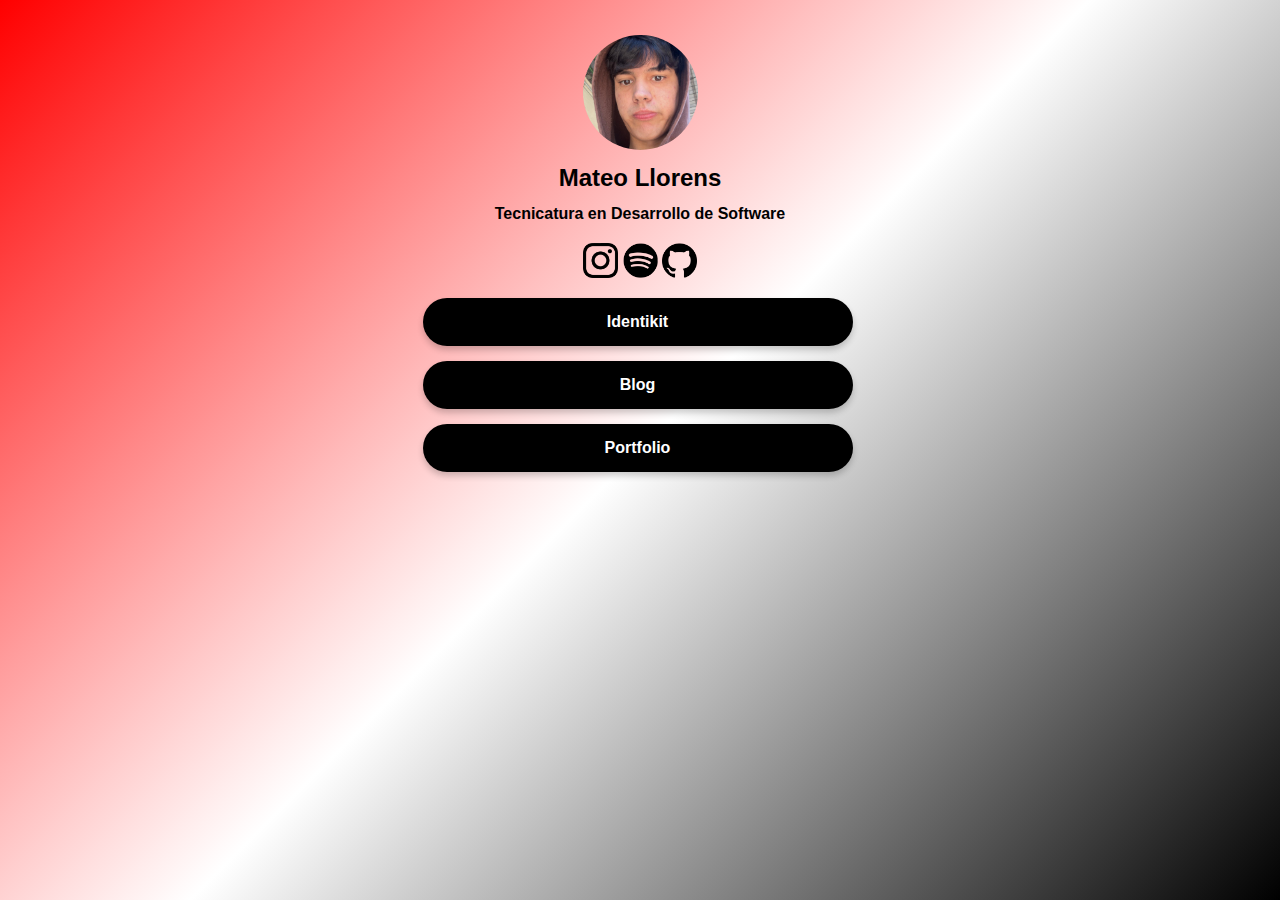
<file: index.html>
<!DOCTYPE html>
<html lang="es">
<head>
     <link rel="icon" href="favicon.ico" type="image/x-icon">
    <meta charset="UTF-8">
    <meta name="viewport" content="width=device-width, initial-scale=1.0">
    <title>Linktree</title> 
    <link rel="stylesheet" href="styles.css">
</head>
<body>
    <div class="container">
 <img id="fotoblog" src="img/foto para blog.jpg">
    
    <h1>Mateo Llorens</h1>
    <h2>Tecnicatura en Desarrollo de Software</h2>

    <div class="iconos">
    <a href="https://instagram.com/mateollorens_/"><img src="img/instagram.png" alt="instagram" width="35"></a>
    <a href="https://open.spotify.com/playlist/11JKEQhBAWfr8oKwgLoqPr?si=c09774094ce148de"><img src="img/spotify.png" alt="spotify" width="35"></a>
    <a href="https://github.com/matkjj"><img src="img/github.png" alt="github" width="35"></a>

    <div class="linktree">
    <ul>

        <li>
        <a href="https://matkjj.github.io/facultadlunes/">Identikit</a>
        </li>
        
        <li>
        <a href="blog.html">Blog</a>
        </li>

        <li>
        <a href="https://matkjj.github.io/PORTFOLIO/">Portfolio</a>
        </li>

         
       





    </ul>
    </div>





</body>
</html>
</file>
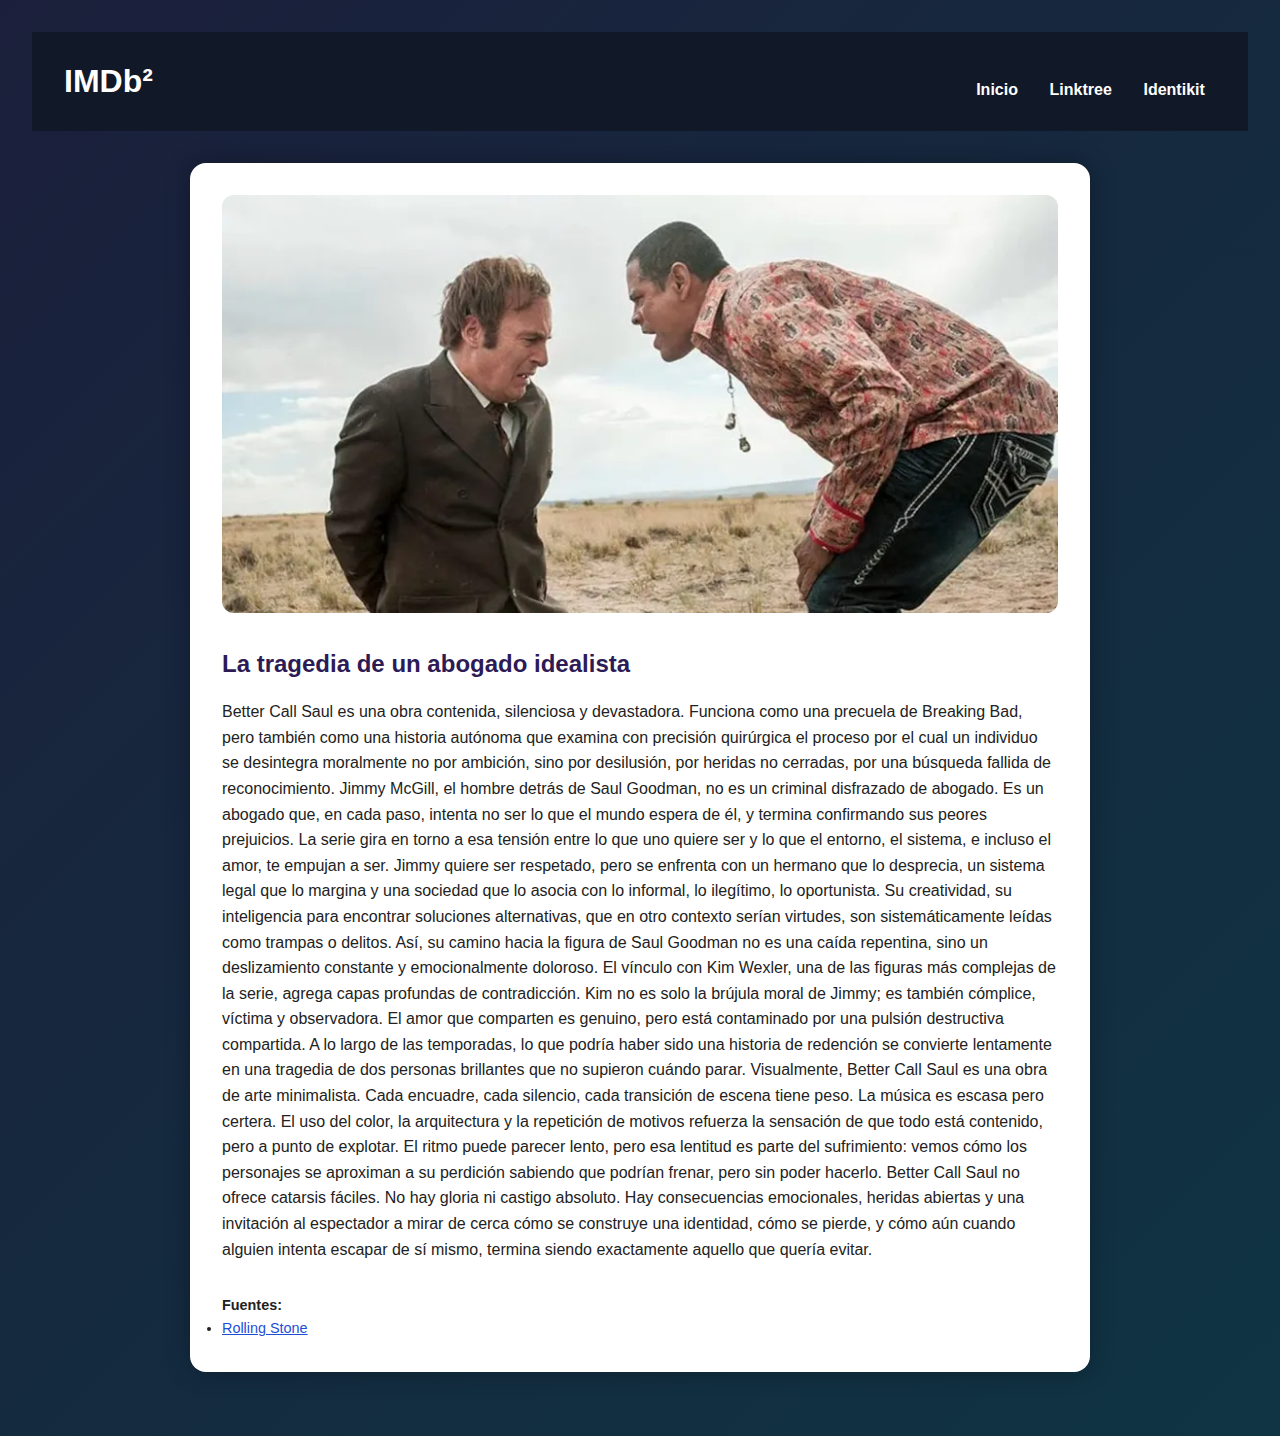
<file: bettercallsaul.html>
<!DOCTYPE html>
<html lang="en">
<head>
    <meta charset="UTF-8">
    <meta name="viewport" content="width=device-width, initial-scale=1.0">
    <title>Better Call Saul</title>
    <link rel="stylesheet" href="estilos.css">
</head>
<body>
    
    <header class="barra-navegacion">
    <h1>IMDb²</h1>
    <nav>
      <a href="blog.html">Inicio</a>
      <a href="index.html">Linktree</a>
      <a href="https://matkjj.github.io/facultadlunes/">Identikit</a>
    </nav>
  </header>
 </body>

 <main>
  <img src="img/bettercallsaul2.jpg" alt="Better Call Saul">
  <h2>La tragedia de un abogado idealista</h2>
  <p>Better Call Saul es una obra contenida, silenciosa y devastadora. Funciona como una precuela de Breaking Bad, pero también como una historia autónoma que examina con precisión quirúrgica el proceso por el cual un individuo se desintegra moralmente no por ambición, sino por desilusión, por heridas no cerradas, por una búsqueda fallida de reconocimiento. Jimmy McGill, el hombre detrás de Saul Goodman, no es un criminal disfrazado de abogado. Es un abogado que, en cada paso, intenta no ser lo que el mundo espera de él, y termina confirmando sus peores prejuicios.

La serie gira en torno a esa tensión entre lo que uno quiere ser y lo que el entorno, el sistema, e incluso el amor, te empujan a ser. Jimmy quiere ser respetado, pero se enfrenta con un hermano que lo desprecia, un sistema legal que lo margina y una sociedad que lo asocia con lo informal, lo ilegítimo, lo oportunista. Su creatividad, su inteligencia para encontrar soluciones alternativas, que en otro contexto serían virtudes, son sistemáticamente leídas como trampas o delitos. Así, su camino hacia la figura de Saul Goodman no es una caída repentina, sino un deslizamiento constante y emocionalmente doloroso.

El vínculo con Kim Wexler, una de las figuras más complejas de la serie, agrega capas profundas de contradicción. Kim no es solo la brújula moral de Jimmy; es también cómplice, víctima y observadora. El amor que comparten es genuino, pero está contaminado por una pulsión destructiva compartida. A lo largo de las temporadas, lo que podría haber sido una historia de redención se convierte lentamente en una tragedia de dos personas brillantes que no supieron cuándo parar.

Visualmente, Better Call Saul es una obra de arte minimalista. Cada encuadre, cada silencio, cada transición de escena tiene peso. La música es escasa pero certera. El uso del color, la arquitectura y la repetición de motivos refuerza la sensación de que todo está contenido, pero a punto de explotar. El ritmo puede parecer lento, pero esa lentitud es parte del sufrimiento: vemos cómo los personajes se aproximan a su perdición sabiendo que podrían frenar, pero sin poder hacerlo.

Better Call Saul no ofrece catarsis fáciles. No hay gloria ni castigo absoluto. Hay consecuencias emocionales, heridas abiertas y una invitación al espectador a mirar de cerca cómo se construye una identidad, cómo se pierde, y cómo aún cuando alguien intenta escapar de sí mismo, termina siendo exactamente aquello que quería evitar.</p>
  <div class="fuentes">
    <strong>Fuentes:</strong>
    <ul>
      <li><a href="https://www.rollingstone.com/tv-movies/tv-movie-reviews/better-call-saul-series-finale-review-1399362/" target="_blank">Rolling Stone</a></li>
    </ul>
  </div>
</main>


</html>
</file>
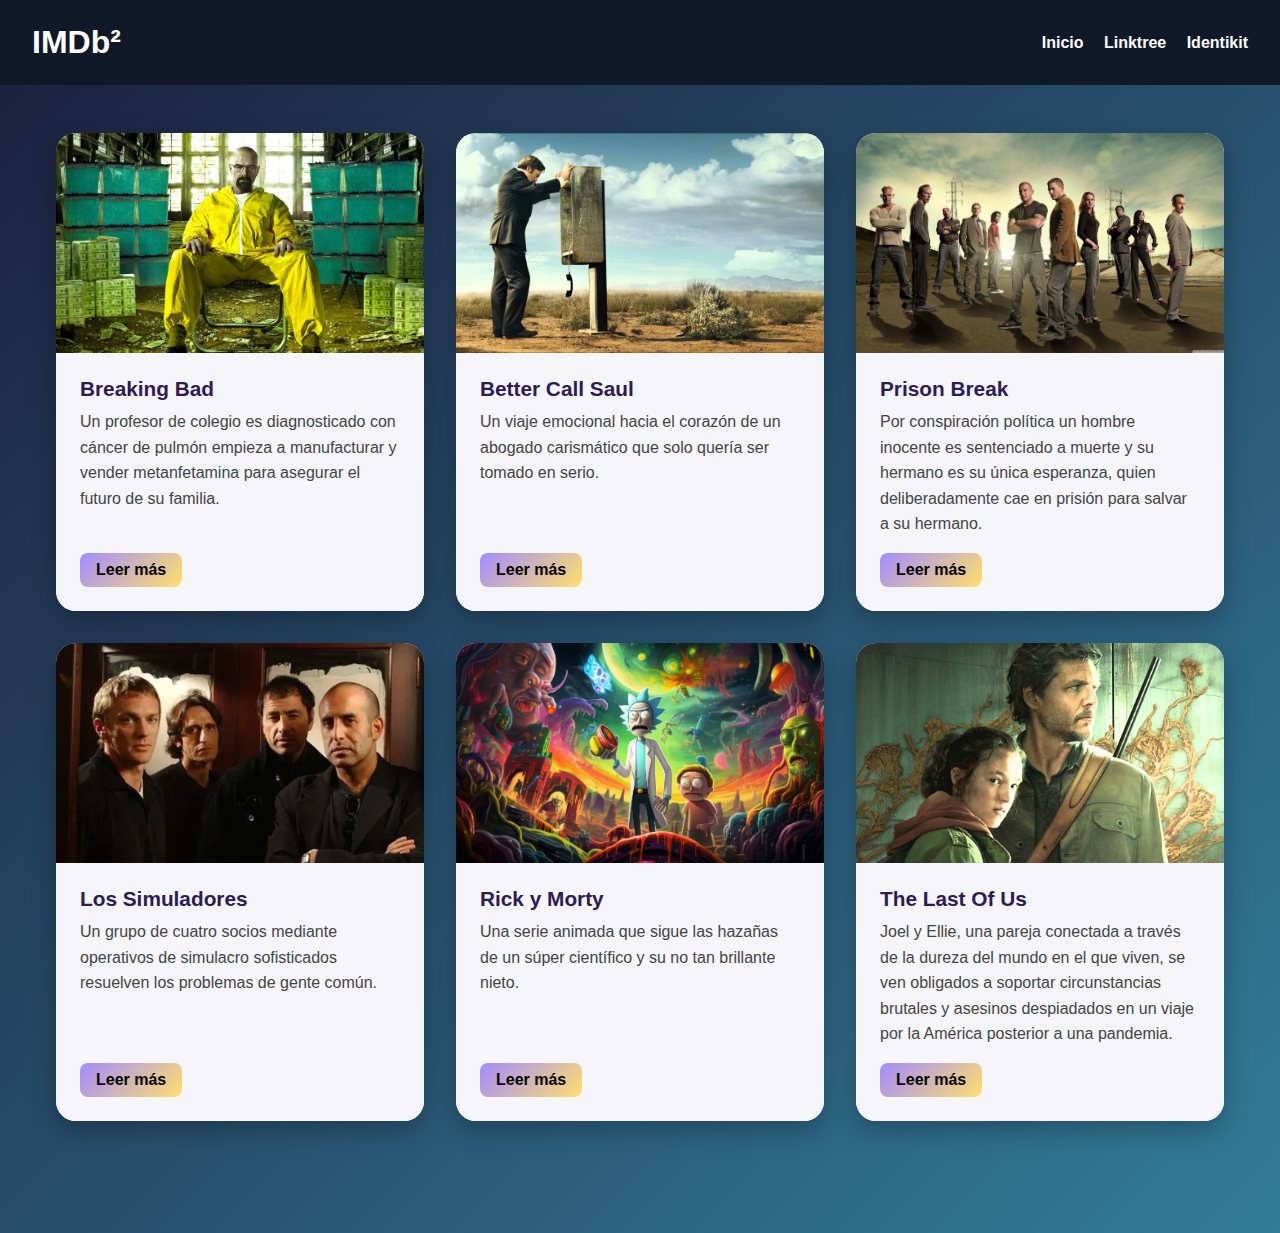
<file: blog.html>
<!DOCTYPE html>
<html lang="es">
<head>
  <link rel="icon" href="img/m-netflix.png" type="image/x-icon">
  <meta charset="UTF-8" />
  <meta name="viewport" content="width=device-width, initial-scale=1.0" />
  <title>IMDb²</title>
  <link rel="stylesheet" href="blog.css" />
</head>
<body>

 <header class="barra-navegacion">
    <h1>IMDb²</h1>
    <nav>
      <a href="#">Inicio</a>
      <a href="index.html">Linktree</a>
      <a href="https://matkjj.github.io/facultadlunes/">Identikit</a>
    </nav>
  </header>

  <main class="grid-series">
    <div class="tarjeta-serie">
      <img src="img/breakingbad.jpg" alt="Breaking Bad" class="imagen-serie">
      <div class="contenido-serie">
        <h2>Breaking Bad</h2>
        <p>Un profesor de colegio es diagnosticado con cáncer de pulmón empieza a manufacturar y vender metanfetamina para asegurar el futuro de su familia.</p>
        <a href="breakingbad.html">Leer más</a>
      </div>
    </div>

    <div class="tarjeta-serie">
      <img src="img/bettercallsaul.jpg" alt="Better Call Saul" class="imagen-serie">
      <div class="contenido-serie">
        <h2>Better Call Saul</h2>
        <p>Un viaje emocional hacia el corazón de un abogado carismático que solo quería ser tomado en serio.</p>
        <a href="bettercallsaul.html">Leer más</a>
      </div>
    </div>

    <div class="tarjeta-serie">
      <img src="img/prisonbreak.jpg" alt="Prison Break" class="imagen-serie">
      <div class="contenido-serie">
        <h2>Prison Break</h2>
        <p>Por conspiración política un hombre inocente es sentenciado a muerte y su hermano es su única esperanza, quien deliberadamente cae en prisión para salvar a su hermano.</p>
        <a href="prisionbreak.html">Leer más</a>
      </div>
    </div>

    <div class="tarjeta-serie">
      <img src="img/lossimuladores.jpg" alt="Los Simuladores" class="imagen-serie">
      <div class="contenido-serie">
        <h2>Los Simuladores</h2>
        <p>Un grupo de cuatro socios mediante operativos de simulacro sofisticados resuelven los problemas de gente común.</p>
        <a href="los simuladores.html">Leer más</a>
      </div>
    </div>

    <div class="tarjeta-serie">
      <img src="img/rickyymorty.jpg" alt="Rick y Morty" class="imagen-serie">
      <div class="contenido-serie">
        <h2>Rick y Morty</h2>
        <p>Una serie animada que sigue las hazañas de un súper científico y su no tan brillante nieto.</p>
        <a href="rickymorty.html">Leer más</a>
      </div>
    </div>

     <div class="tarjeta-serie">
      <img src="img/thelastofus.png" alt="The Last Of Us" class="imagen-serie">
      <div class="contenido-serie">
        <h2>The Last Of Us</h2>
        <p>Joel y Ellie, una pareja conectada a través de la dureza del mundo en el que viven, se ven obligados a soportar circunstancias brutales y asesinos despiadados en un viaje por la América posterior a una pandemia.</p>
        <a href="thelastofus.html">Leer más</a>
      </div>
    </div>
  </main>

</body>
</html>
</file>
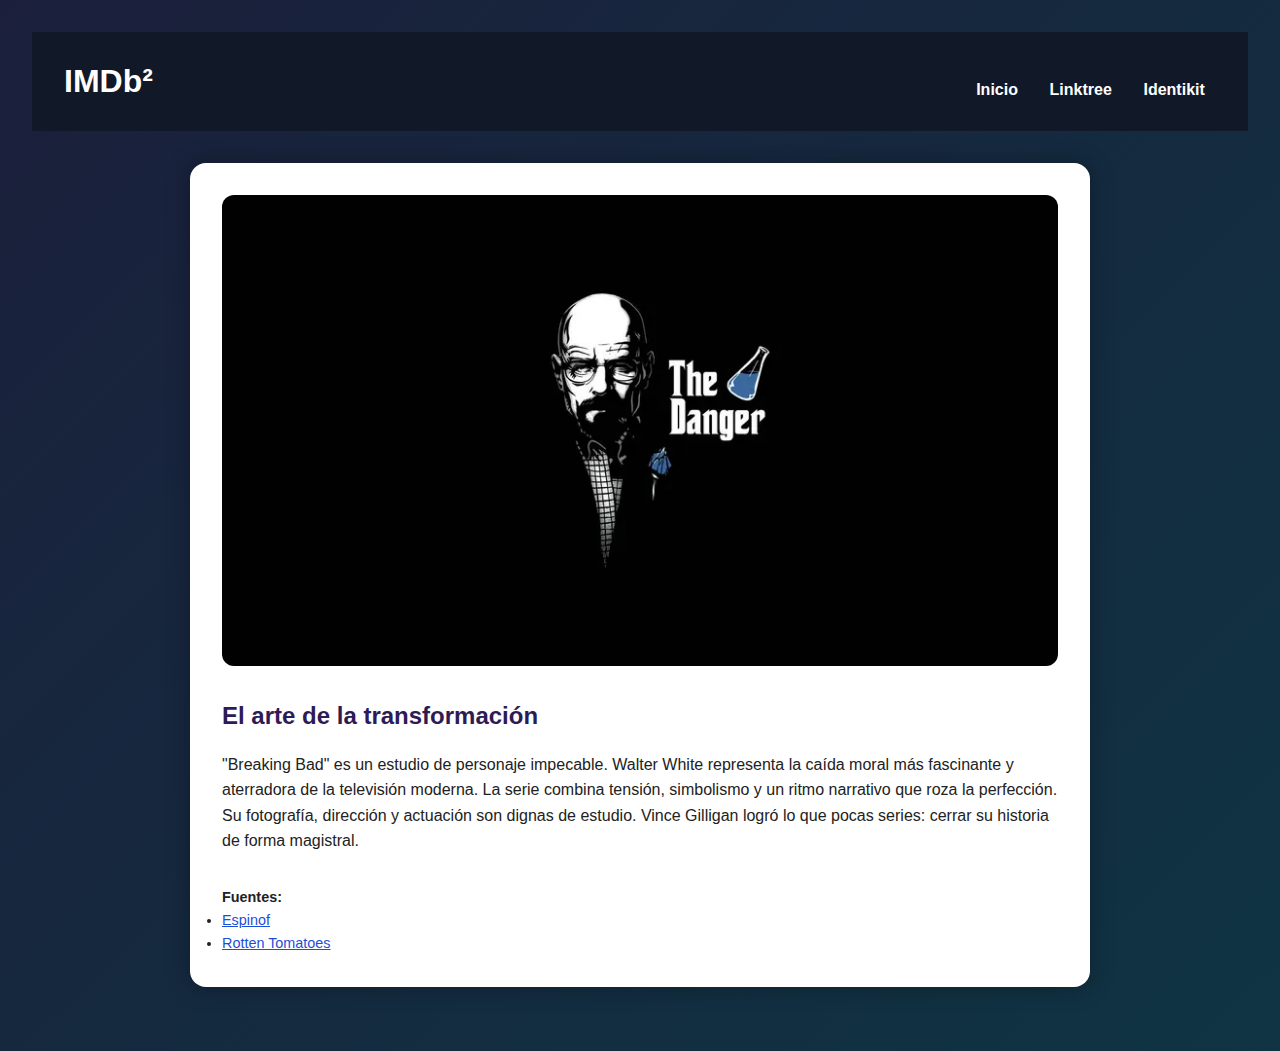
<file: breakingbad.html>
<!DOCTYPE html>
<html lang="en">
<head>
    <meta charset="UTF-8">
    <meta name="viewport" content="width=device-width, initial-scale=1.0">
    <title>Breaking Bad</title>
    <link rel="stylesheet" href="estilos.css">
</head>
<body>
    <body>
    <header class="barra-navegacion">
    <h1>IMDb²</h1>
    <nav>
      <a href="blog.html">Inicio</a>
      <a href="index.html">Linktree</a>
      <a href="https://matkjj.github.io/facultadlunes/">Identikit</a>
    </nav>
  </header>
 </body>

 
    <main>
  <img src="img/breakingbad2.jpg" alt="Breaking Bad">
  <h2>El arte de la transformación</h2>
  <p>"Breaking Bad" es un estudio de personaje impecable. Walter White representa la caída moral más fascinante y aterradora de la televisión moderna. La serie combina tensión, simbolismo y un ritmo narrativo que roza la perfección.</p>
  <p>Su fotografía, dirección y actuación son dignas de estudio. Vince Gilligan logró lo que pocas series: cerrar su historia de forma magistral.</p>
  <div class="fuentes">
    <strong>Fuentes:</strong>
    <ul>
      <li><a href="https://www.espinof.com/criticas/breaking-bad-critica" target="_blank">Espinof</a></li>
      <li><a href="https://editorial.rottentomatoes.com/guide/all-breaking-bad-episodes-ranked/" target="_blank">Rotten Tomatoes</a></li>
    </ul>
  </div>
</main>
    

</html>
</file>
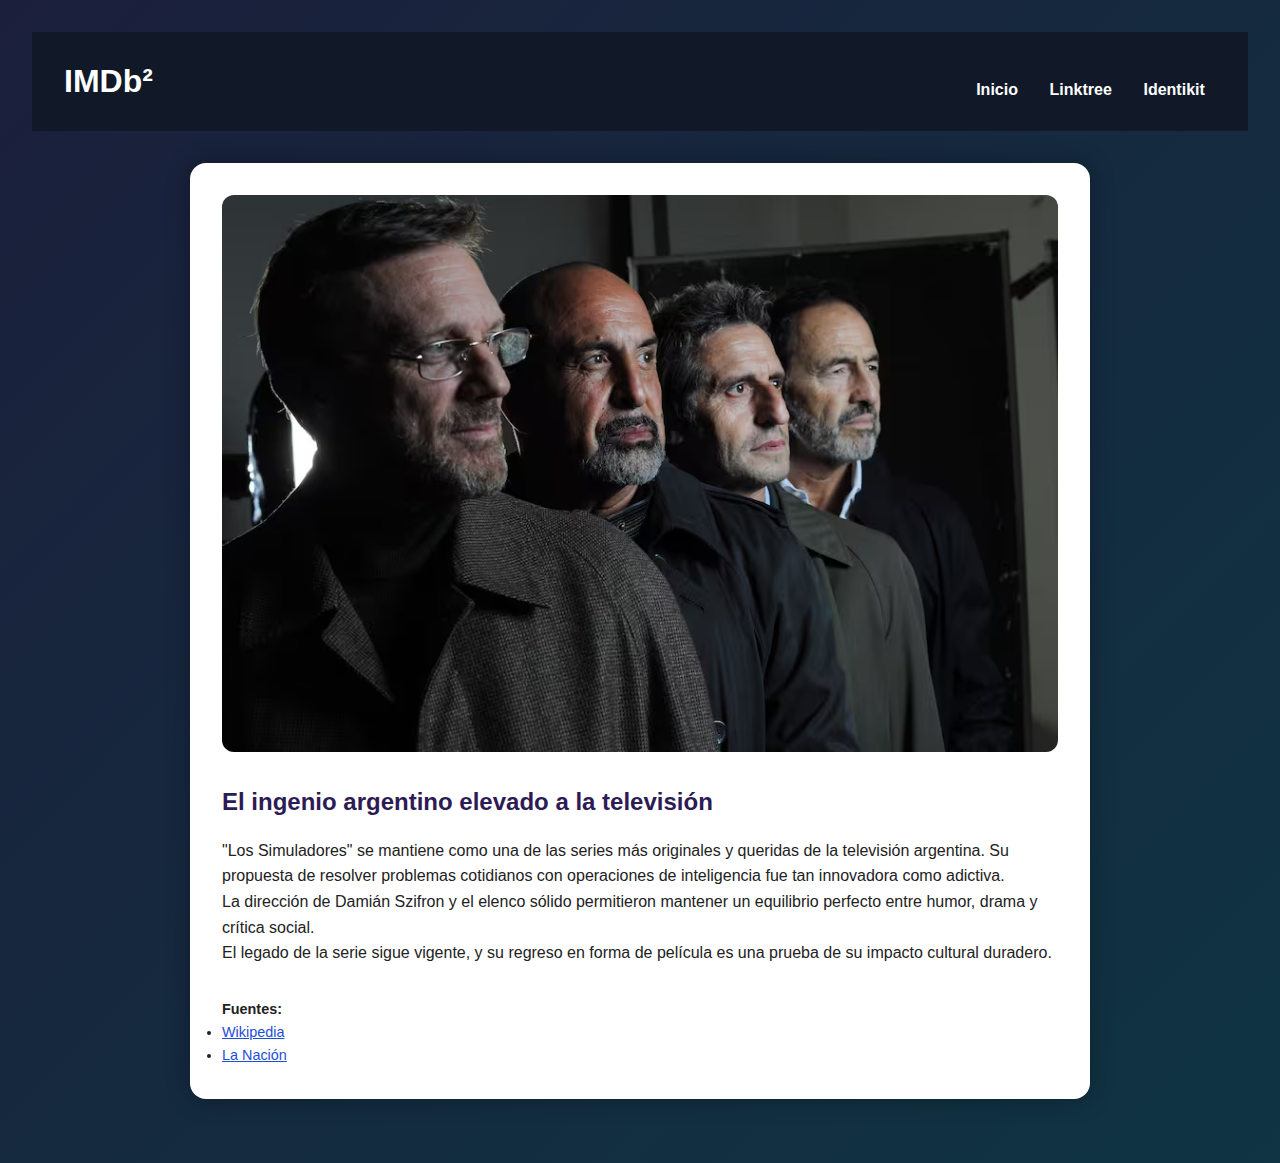
<file: los simuladores.html>
<!DOCTYPE html>
<html lang="en">
<head>
    <meta charset="UTF-8">
    <meta name="viewport" content="width=device-width, initial-scale=1.0">
    <title>Los Simuladores</title>
    <link rel="stylesheet" href="estilos.css">
</head>
<body>
     <header class="barra-navegacion">
    <h1>IMDb²</h1>
    <nav>
      <a href="blog.html">Inicio</a>
      <a href="index.html">Linktree</a>
      <a href="https://matkjj.github.io/facultadlunes/">Identikit</a>
    </nav>
  </header>
    
</body>
<main>
  <img src="img/lossimuladores2.jpg" alt="Los Simuladores" width="100%">
  <h2>El ingenio argentino elevado a la televisión</h2>
  <p>"Los Simuladores" se mantiene como una de las series más originales y queridas de la televisión argentina. Su propuesta de resolver problemas cotidianos con operaciones de inteligencia fue tan innovadora como adictiva.</p>
  <p>La dirección de Damián Szifron y el elenco sólido permitieron mantener un equilibrio perfecto entre humor, drama y crítica social.</p>
  <p>El legado de la serie sigue vigente, y su regreso en forma de película es una prueba de su impacto cultural duradero.</p>
  <div class="fuentes">
    <strong>Fuentes:</strong>
    <ul>
      <li><a href="https://es.wikipedia.org/wiki/Los_simuladores" target="_blank">Wikipedia</a></li>
      <li><a href="https://www.lanacion.com.ar/espectaculos/television/los-simuladores-a-20-anos-del-primer-episodio-que-fue-de-la-vida-de-sus-protagonistas-nid18032022/" target="_blank">La Nación</a></li>
    </ul>
  </div>
</main>
</html>
</file>
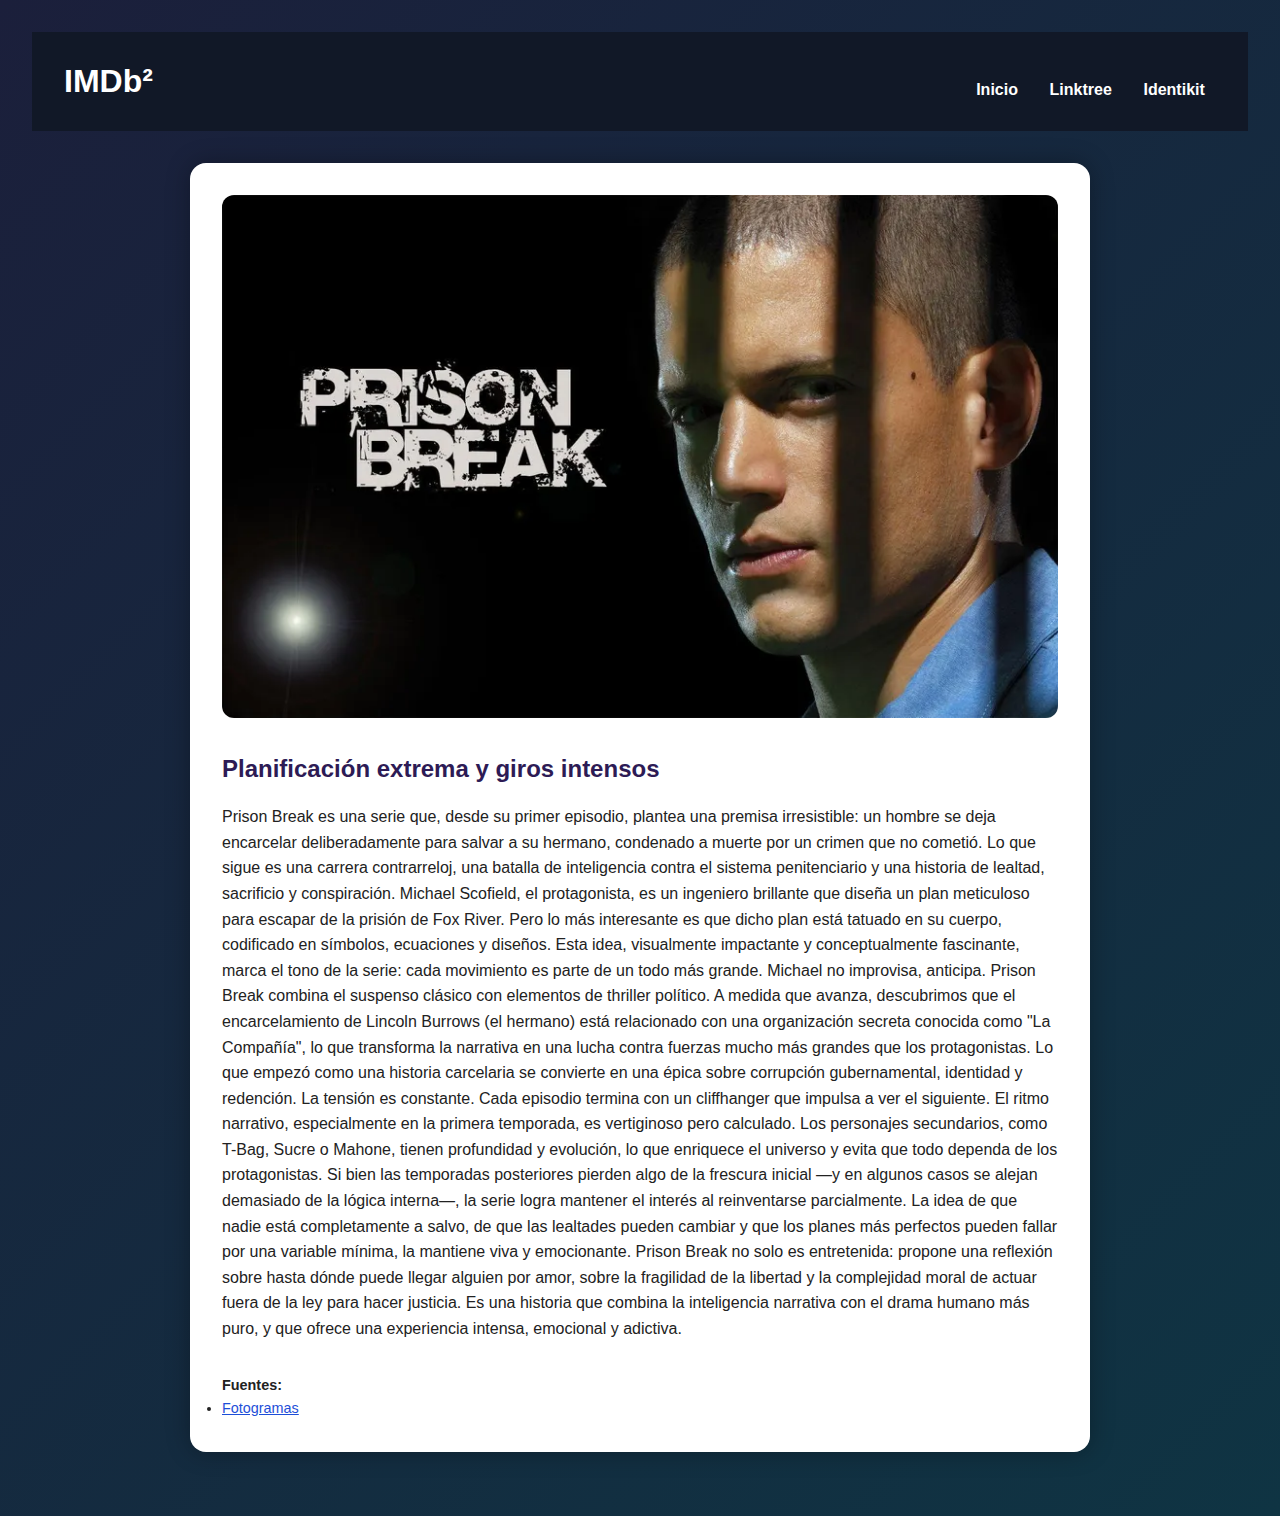
<file: prisionbreak.html>
<!DOCTYPE html>
<html lang="en">
<head>
    <meta charset="UTF-8">
    <meta name="viewport" content="width=device-width, initial-scale=1.0">
    <title>Prision Breakk</title>
    <link rel="stylesheet" href="estilos.css">
</head>
<body>
    <header class="barra-navegacion">
    <h1>IMDb²</h1>
    <nav>
      <a href="blog.html">Inicio</a>
      <a href="index.html">Linktree</a>
      <a href="https://matkjj.github.io/facultadlunes/">Identikit</a>
    </nav>
  </header>

    
</body>
<main>
  <img src="img/prisionbreak2.jpg" alt="Prison Break">
  <h2>Planificación extrema y giros intensos</h2>
  <p>Prison Break es una serie que, desde su primer episodio, plantea una premisa irresistible: un hombre se deja encarcelar deliberadamente para salvar a su hermano, condenado a muerte por un crimen que no cometió. Lo que sigue es una carrera contrarreloj, una batalla de inteligencia contra el sistema penitenciario y una historia de lealtad, sacrificio y conspiración.

Michael Scofield, el protagonista, es un ingeniero brillante que diseña un plan meticuloso para escapar de la prisión de Fox River. Pero lo más interesante es que dicho plan está tatuado en su cuerpo, codificado en símbolos, ecuaciones y diseños. Esta idea, visualmente impactante y conceptualmente fascinante, marca el tono de la serie: cada movimiento es parte de un todo más grande. Michael no improvisa, anticipa.

Prison Break combina el suspenso clásico con elementos de thriller político. A medida que avanza, descubrimos que el encarcelamiento de Lincoln Burrows (el hermano) está relacionado con una organización secreta conocida como "La Compañía", lo que transforma la narrativa en una lucha contra fuerzas mucho más grandes que los protagonistas. Lo que empezó como una historia carcelaria se convierte en una épica sobre corrupción gubernamental, identidad y redención.

La tensión es constante. Cada episodio termina con un cliffhanger que impulsa a ver el siguiente. El ritmo narrativo, especialmente en la primera temporada, es vertiginoso pero calculado. Los personajes secundarios, como T-Bag, Sucre o Mahone, tienen profundidad y evolución, lo que enriquece el universo y evita que todo dependa de los protagonistas.

Si bien las temporadas posteriores pierden algo de la frescura inicial —y en algunos casos se alejan demasiado de la lógica interna—, la serie logra mantener el interés al reinventarse parcialmente. La idea de que nadie está completamente a salvo, de que las lealtades pueden cambiar y que los planes más perfectos pueden fallar por una variable mínima, la mantiene viva y emocionante.

Prison Break no solo es entretenida: propone una reflexión sobre hasta dónde puede llegar alguien por amor, sobre la fragilidad de la libertad y la complejidad moral de actuar fuera de la ley para hacer justicia. Es una historia que combina la inteligencia narrativa con el drama humano más puro, y que ofrece una experiencia intensa, emocional y adictiva.

</p>
  <div class="fuentes">
    <strong>Fuentes:</strong>
    <ul>
      <li><a href="https://www.fotogramas.es/series-tv-noticias/a32877210/prison-break-mejores-episodios/" target="_blank">Fotogramas</a></li>
    </ul>
  </div>
</main>
</html>
</file>
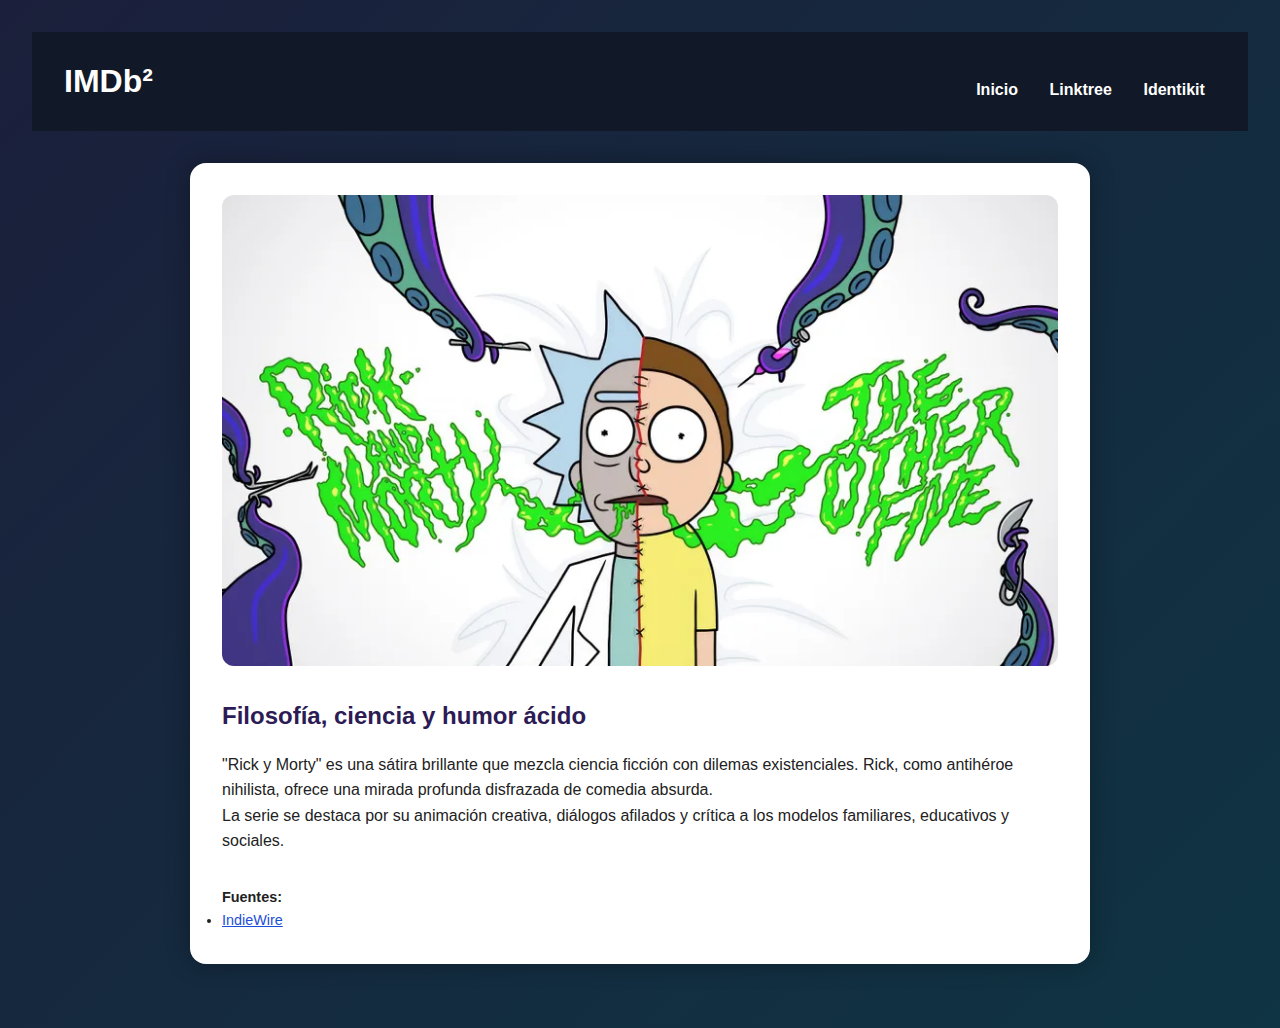
<file: rickymorty.html>
<!DOCTYPE html>
<html lang="en">
<head>
    <meta charset="UTF-8">
    <meta name="viewport" content="width=device-width, initial-scale=1.0">
    <title>Rick y Morty</title>
    <link rel="stylesheet" href="estilos.css">
</head>
<body>
     <header class="barra-navegacion">
    <h1>IMDb²</h1>
    <nav>
      <a href="blog.html">Inicio</a>
      <a href="index.html">Linktree</a>
      <a href="https://matkjj.github.io/facultadlunes/">Identikit</a>
    </nav>
  </header>
    
</body>
<main>
  <img src="img/rickymorty2.jpg" alt="Rick y Morty">
  <h2>Filosofía, ciencia y humor ácido</h2>
  <p>"Rick y Morty" es una sátira brillante que mezcla ciencia ficción con dilemas existenciales. Rick, como antihéroe nihilista, ofrece una mirada profunda disfrazada de comedia absurda.</p>
  <p>La serie se destaca por su animación creativa, diálogos afilados y crítica a los modelos familiares, educativos y sociales.</p>
  <div class="fuentes">
    <strong>Fuentes:</strong>
    <ul>
      <li><a href="https://www.indiewire.com/criticism/shows/rick-and-morty-review-season-6-1234760190/" target="_blank">IndieWire</a></li>
    </ul>
  </div>
</main>
</html>
</file>
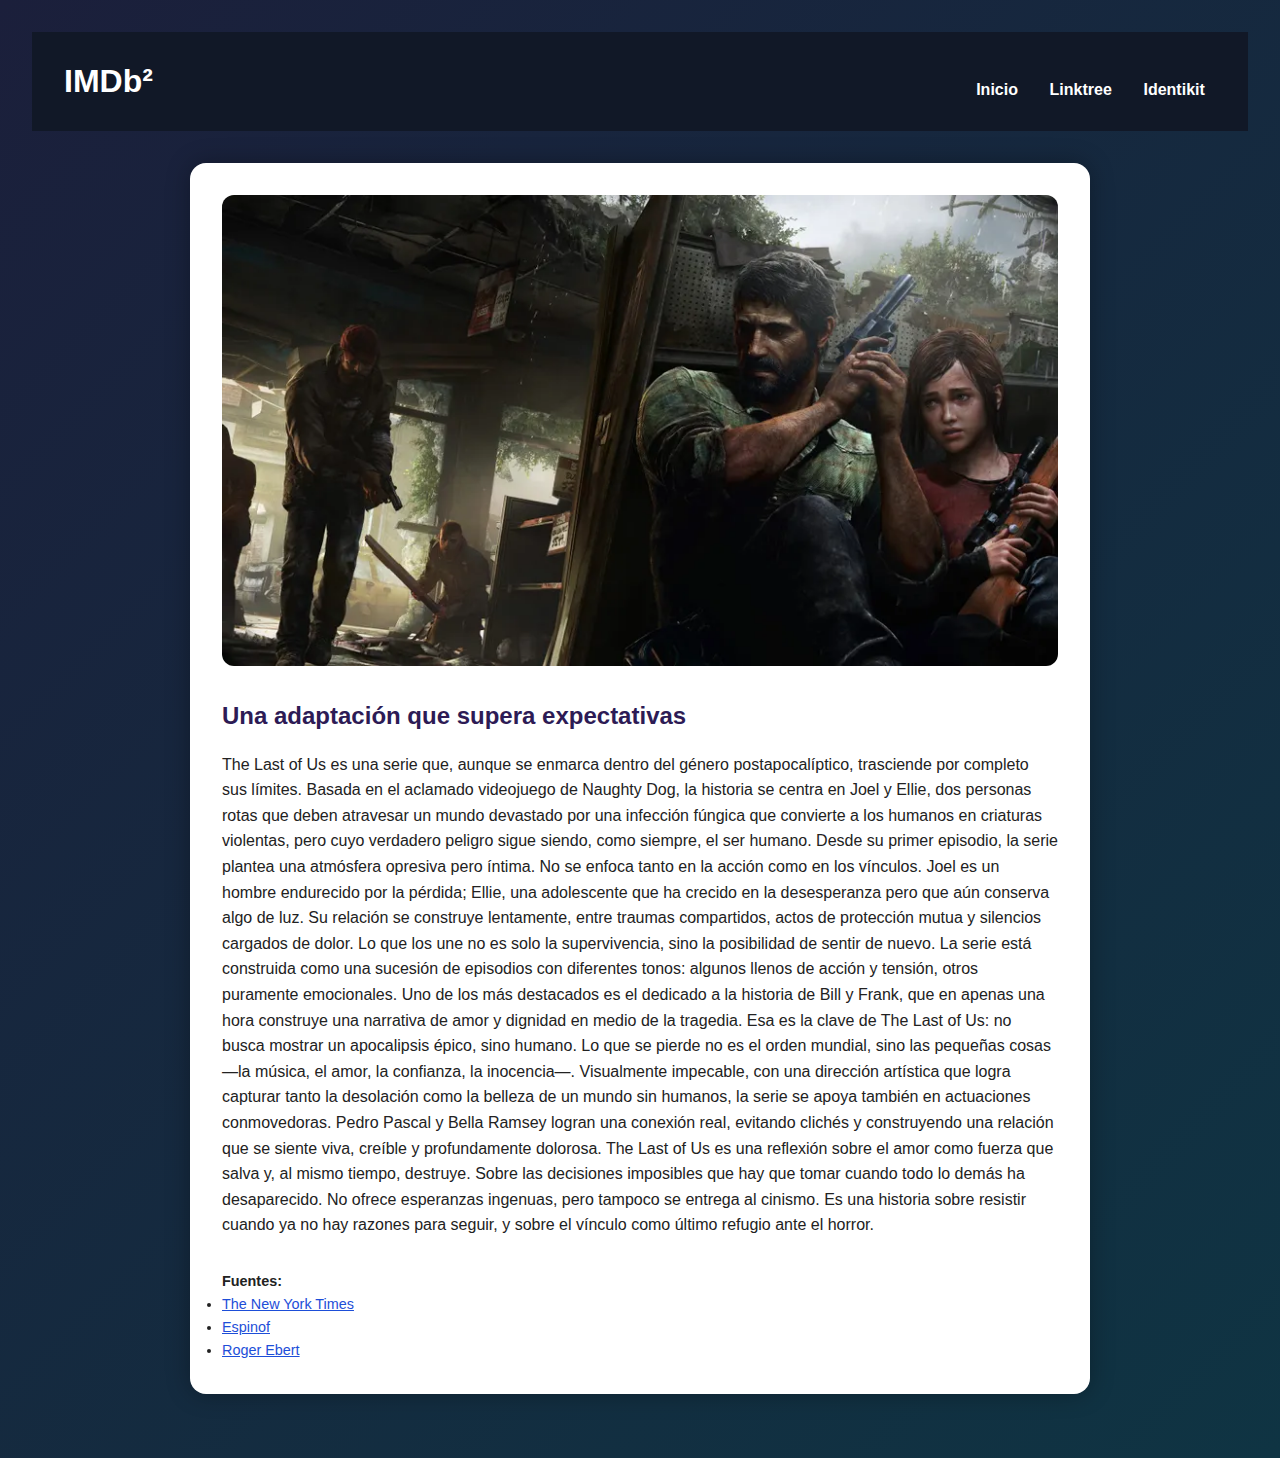
<file: thelastofus.html>
<!DOCTYPE html>
 <html lang="es">
 <head>
    <meta charset="UTF-8">
    <meta name="viewport" content="width=device-width, initial-scale=1.0">
    <link rel="stylesheet" href="estilos.css">
    <title>The Last Of Us</title>
 </head>
 <body>
    <header class="barra-navegacion">
    <h1>IMDb²</h1>
    <nav>
      <a href="blog.html">Inicio</a>
      <a href="index.html">Linktree</a>
      <a href="https://matkjj.github.io/facultadlunes/">Identikit</a>
    </nav>
  </header>
 </body>
 
    
 </html>

<main>
  <img src="img/thelastofus2.png" alt="The Last of Us">
  <h2>Una adaptación que supera expectativas</h2>
  <p>The Last of Us es una serie que, aunque se enmarca dentro del género postapocalíptico, trasciende por completo sus límites. Basada en el aclamado videojuego de Naughty Dog, la historia se centra en Joel y Ellie, dos personas rotas que deben atravesar un mundo devastado por una infección fúngica que convierte a los humanos en criaturas violentas, pero cuyo verdadero peligro sigue siendo, como siempre, el ser humano.

Desde su primer episodio, la serie plantea una atmósfera opresiva pero íntima. No se enfoca tanto en la acción como en los vínculos. Joel es un hombre endurecido por la pérdida; Ellie, una adolescente que ha crecido en la desesperanza pero que aún conserva algo de luz. Su relación se construye lentamente, entre traumas compartidos, actos de protección mutua y silencios cargados de dolor. Lo que los une no es solo la supervivencia, sino la posibilidad de sentir de nuevo.

La serie está construida como una sucesión de episodios con diferentes tonos: algunos llenos de acción y tensión, otros puramente emocionales. Uno de los más destacados es el dedicado a la historia de Bill y Frank, que en apenas una hora construye una narrativa de amor y dignidad en medio de la tragedia. Esa es la clave de The Last of Us: no busca mostrar un apocalipsis épico, sino humano. Lo que se pierde no es el orden mundial, sino las pequeñas cosas —la música, el amor, la confianza, la inocencia—.

Visualmente impecable, con una dirección artística que logra capturar tanto la desolación como la belleza de un mundo sin humanos, la serie se apoya también en actuaciones conmovedoras. Pedro Pascal y Bella Ramsey logran una conexión real, evitando clichés y construyendo una relación que se siente viva, creíble y profundamente dolorosa.

The Last of Us es una reflexión sobre el amor como fuerza que salva y, al mismo tiempo, destruye. Sobre las decisiones imposibles que hay que tomar cuando todo lo demás ha desaparecido. No ofrece esperanzas ingenuas, pero tampoco se entrega al cinismo. Es una historia sobre resistir cuando ya no hay razones para seguir, y sobre el vínculo como último refugio ante el horror.
</p>
  <div class="fuentes">
    <strong>Fuentes:</strong>
    <ul>
      <li><a href="https://www.nytimes.com/2023/01/15/arts/television/the-last-of-us-review.html" target="_blank">The New York Times</a></li>
      <li><a href="https://www.espinof.com/criticas/last-of-us-critica" target="_blank">Espinof</a></li>
      <li><a href="https://www.rogerebert.com/reviews/the-last-of-us-tv-review-2023" target="_blank">Roger Ebert</a></li>
    </ul>
  </div>
  
</main>
</file>
<file: styles.css>
body{
    margin: 0;
    padding: 0;
    font-family: Arial, Helvetica, sans-serif;
    background: linear-gradient(135deg, red,white,black);
    background-size: cover;
    color: rgb(0, 0, 0);
    height: 100vh;
}

#fotoblog {
    border-radius: 100px;
    width: 115px;
    height: 115px;
    object-fit: cover;
    margin-top: 15px;
}

h1{
    font-size: 24px;
    margin: 10px 0;
    text-align: center;
}

h2{
    font-size: 16px;
    margin-bottom: 20px;
    text-align: center;
}

li{
  list-style: none;
  border-radius: 10%;
}
.container{
    text-align: center;
    padding: 20px;
}

.linktree li{
    margin: 15px 0;
}
.linktree a{
  display: inline-block;
  background-color: #000000;
  color: rgb(255, 255, 255);
  text-decoration: none;
  padding: 15px;
  border-radius: 50px;
  width: 90%;           
  max-width: 400px;     
  margin: 0 auto;
  font-weight: bold;
  transition: 0.3s;
  box-shadow: 0 4px 6px rgba(0, 0, 0, 0.2); 
  text-align: center;
  margin-right: 45px;
}
</file>
<file: estilos.css>
* {
  box-sizing: border-box;
  margin: 0;
  padding: 0;
}

body {
  font-family: 'Segoe UI', Tahoma, Geneva, Verdana, sans-serif;
  background: linear-gradient(135deg, #1b1f3b, #0f3443);
  color: #ffffff;
  line-height: 1.6;
  padding: 2rem;
}

header {
  background-color: #111827;
  padding: 1.5rem 2rem;
  text-align: center;
}

header h1 {
  margin: 0;
  color: #ffffff;
}

nav {
  margin-top: 1rem;
}

nav a {
  color: #ffffff;
  margin: 0 0.7rem;
  text-decoration: none;
  font-weight: bold;
}

nav a:hover {
  text-decoration: underline;
}

main {
  background-color: #ffffff;
  color: #222;
  max-width: 900px;
  margin: 2rem auto;
  padding: 2rem;
  border-radius: 16px;
  box-shadow: 0 0 25px rgba(0, 0, 0, 0.3);
}

main h2 {
  color: #2d1b55;
  margin-bottom: 1rem;
}

main img {
  max-width: 100%;
  border-radius: 12px;
  margin-bottom: 1.5rem;
}

main .fuentes {
  margin-top: 2rem;
  font-size: 0.9rem;
}

main .fuentes a {
  color: #1d4ed8;
}
header.barra-navegacion {
      width: 100%;
      background-color: #111827;
      color: white;
      padding: 1.5rem 2rem;
      display: flex;
      justify-content: space-between;
      align-items: center;
      flex-wrap: wrap;
    }

    header.barra-navegacion nav a {
      color: #ffffff;
      margin-left: 1rem;
      text-decoration: none;
      font-weight: bold;
      transition: color 0.3s ease;
      align-items: center;
    }

    header.barra-navegacion nav a:hover {
      text-decoration: underline;
      color: #14a9df;
    }
</file>
<file: blog.css>
* {
      box-sizing: border-box;
      margin: 0;
      padding: 0;
    }

    body {
      font-family: 'Segoe UI', Tahoma, Geneva, Verdana, sans-serif;
      background: linear-gradient(135deg, #1b1f3b, #327c99);
      color: #ffffff;
      min-height: 100vh;
      padding-bottom: 4rem;
      display: flex;
      flex-direction: column;
      align-items: center;
    }

    header.barra-navegacion {
      width: 100%;
      background-color: #111827;
      color: white;
      padding: 1.5rem 2rem;
      display: flex;
      justify-content: space-between;
      align-items: center;
      flex-wrap: wrap;
    }

    header.barra-navegacion nav a {
      color: #ffffff;
      margin-left: 1rem;
      text-decoration: none;
      font-weight: bold;
      transition: color 0.3s ease;
      align-items: center;
    }

    header.barra-navegacion nav a:hover {
      text-decoration: underline;
      color: #14a9df;
    }

    main.grid-series {
      display: grid;
      grid-template-columns: repeat(auto-fit, minmax(280px, 1fr));
      gap: 2rem;
      padding: 3rem 1rem;
      width: 100%;
      max-width: 1200px;
    }

    .tarjeta-serie {
      background: #ffffff;
      border-radius: 20px;
      overflow: hidden;
      box-shadow: 0 10px 25px rgba(0, 0, 0, 0.25);
      transition: transform 0.3s ease, box-shadow 0.3s ease;
      display: flex;
      flex-direction: column;
      height: 100%;
    }

    .tarjeta-serie:hover {
      transform: translateY(-10px);
      box-shadow: 0 14px 30px rgba(255, 223, 108, 0.35);
    }

    .imagen-serie {
      width: 100%;
      height: 220px;
      object-fit: cover;
      transition: transform 0.3s ease;
    }

    .tarjeta-serie:hover .imagen-serie {
      transform: scale(1.05);
    }

    .contenido-serie {
      padding: 1.5rem;
      background-color: #f5f5fa;
      flex-grow: 1;
      display: flex;
      flex-direction: column;
    }

    .contenido-serie h2 {
      font-size: 1.3rem;
      margin-bottom: 0.5rem;
      color: #2d1b55;
    }

    .contenido-serie p {
      font-size: 1rem;
      color: #444;
      line-height: 1.6;
      flex-grow: 1;
    }

    .contenido-serie a {
      margin-top: 1rem;
      align-self: flex-start;
      padding: 0.5rem 1rem;
      background: linear-gradient(135deg, #a28cff, #ffdf6c);
      color: #000;
      border-radius: 8px;
      text-decoration: none;
      font-weight: bold;
      transition: opacity 0.3s ease;
    }

    .contenido-serie a:hover {
      opacity: 0.85;
    }

    @media (max-width: 480px) {
      header.barra-navegacion {
        flex-direction: column;
        align-items: flex-start;
        gap: 1rem;
      }

      header.barra-navegacion nav {
        display: flex;
        flex-direction: column;
        gap: 0.5rem;
      }
    }
</file>
